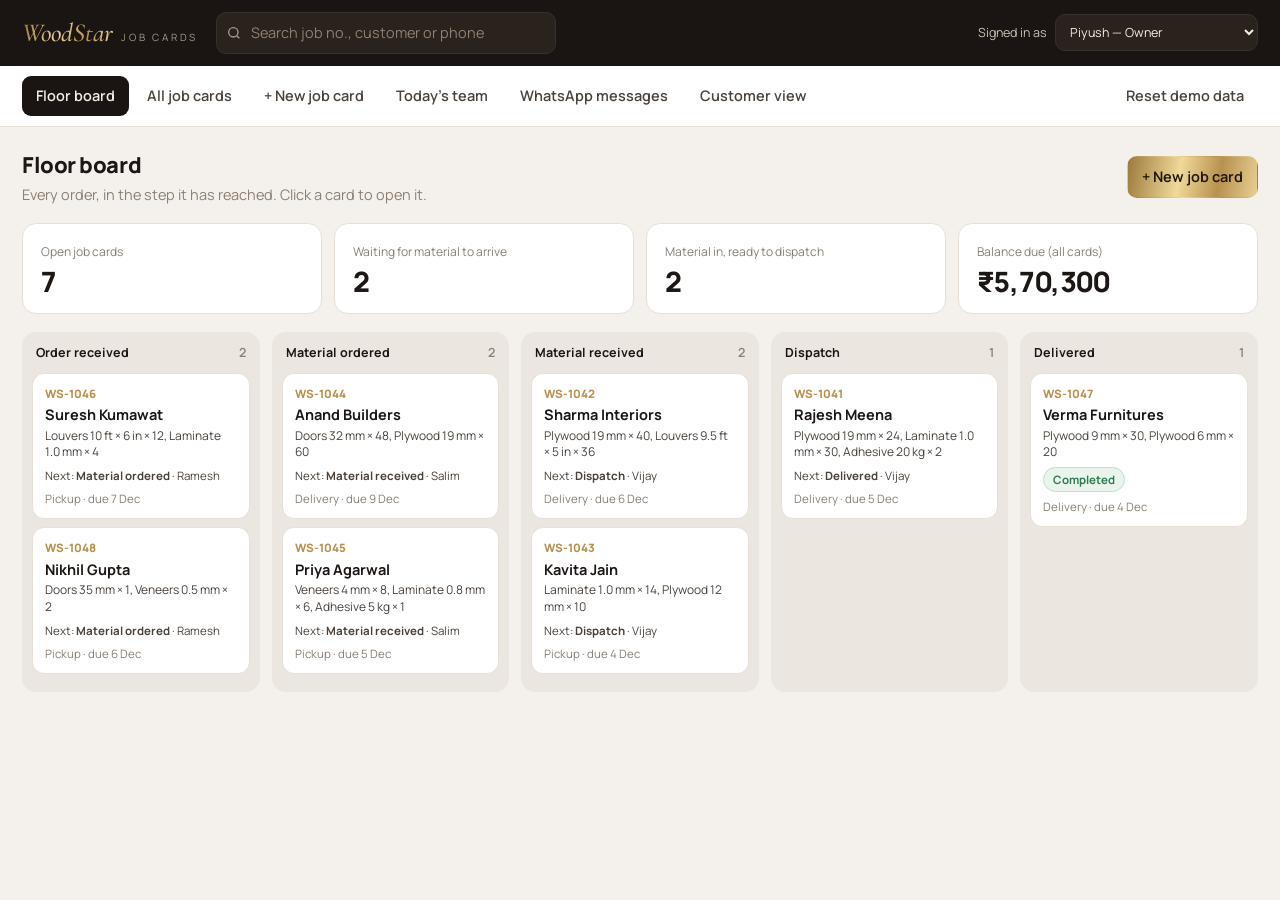
<file: demo/index.html>
<!doctype html>
<html lang="en">
<head>
<meta charset="utf-8">
<meta name="viewport" content="width=device-width, initial-scale=1">
<title>WoodStar Job Cards</title>
<meta name="robots" content="noindex">
<meta name="theme-color" content="#1a1512">
<link rel="icon" href="favicon.svg" type="image/svg+xml">
<link rel="preconnect" href="https://fonts.googleapis.com">
<link rel="preconnect" href="https://fonts.gstatic.com" crossorigin>
<link href="https://fonts.googleapis.com/css2?family=Cormorant+Garamond:ital,wght@1,500&family=Manrope:wght@400..800&display=swap" rel="stylesheet">
<style>
/* ------------------------------------------------------------------
   WoodStar Ply Lam — job card dashboard (clickable demo).
   Every order is a job card that moves through five steps; each day
   the owner gives every worker a duty, each worker ticks the steps of
   their duty, and the customer follows the card from a link.
   Data lives in this browser (localStorage) until the hosted version
   replaces it; WhatsApp sends are previewed here and go out as
   approved templates once hosted (same system as the clinic side).
------------------------------------------------------------------- */
:root{
  --ink:#1c1714; --ink-2:#4a423b; --ink-3:#8a7f74;
  --bg:#f4f1ec; --surface:#fff; --surface-2:#faf8f5; --line:#e6e0d8; --line-2:#d6cec3;
  --brand:#1a1512; --gold:#b8914e; --gold-2:#e7cf97;
  --gold-grad:linear-gradient(100deg,#9c7a3c,#f0d99a 40%,#b8914e 70%,#e7cf97);
  --ok:#2f7d4f; --ok-bg:#e8f4ec; --warn:#b26a00; --warn-bg:#fff4e0; --bad:#b3261e; --bad-bg:#fdecea; --info:#2f5f8a; --info-bg:#e9f1f8;
  --wa:#1f8f4e; --r:14px; --sans:'Manrope', system-ui, sans-serif;
}
*,*::before,*::after{box-sizing:border-box}
html,body{margin:0;background:var(--bg);color:var(--ink);font:14.5px/1.5 var(--sans);-webkit-font-smoothing:antialiased;overflow-x:clip}
button,input,select,textarea{font:inherit;color:inherit}
a{color:inherit}
.logo{display:flex;align-items:baseline;gap:8px;text-decoration:none}
.logo b{font:italic 500 26px/1 'Cormorant Garamond',serif;background:var(--gold-grad);-webkit-background-clip:text;background-clip:text;color:transparent}
.logo small{font-size:10px;letter-spacing:.28em;color:#a8998a}

.top{position:sticky;top:0;z-index:20;background:var(--brand);color:#f3ede4;display:flex;align-items:center;gap:18px;padding:12px 22px;flex-wrap:wrap}
.top .grow{flex:1}
.search{position:relative;min-width:240px;flex:0 1 340px}
.search input{width:100%;background:#2a221d;border:1px solid #3a302a;border-radius:10px;padding:9px 12px 9px 34px;color:#f3ede4}
.search input::placeholder{color:#8f8173}
.search svg{position:absolute;left:10px;top:50%;translate:0 -50%;width:16px;opacity:.6}
.role{display:flex;align-items:center;gap:8px;font-size:12.5px;color:#cbbfb1}
.role select{background:#2a221d;border:1px solid #3a302a;border-radius:10px;padding:8px 10px;color:#f3ede4;max-width:60vw}
.nav{display:flex;gap:4px;padding:10px 22px;background:#fff;border-bottom:1px solid var(--line);overflow-x:auto;position:sticky;top:58px;z-index:19}
.nav button{border:0;background:none;padding:9px 14px;border-radius:9px;font-weight:600;color:var(--ink-2);cursor:pointer;white-space:nowrap}
.nav button.on{background:var(--brand);color:#f3ede4}
.nav button:not(.on):hover{background:var(--surface-2)}
.nav .sp{flex:1}
main{max-width:1360px;margin:0 auto;padding:22px}

.btn{display:inline-flex;align-items:center;gap:8px;border:1px solid var(--line-2);background:#fff;border-radius:10px;padding:9px 14px;font-weight:650;cursor:pointer;text-decoration:none;white-space:nowrap}
.btn:hover{border-color:var(--ink-3)}
.btn--dark{background:var(--brand);color:#f3ede4;border-color:var(--brand)}
.btn--gold{background:var(--gold-grad);color:#231a0e;border-color:transparent}
.btn--wa{background:var(--wa);color:#fff;border-color:var(--wa)}
.btn--ghost{border-color:transparent;background:none}
.btn--sm{padding:6px 10px;font-size:12.5px;border-radius:8px}
.btn[disabled]{opacity:.45;cursor:not-allowed}
.card{background:var(--surface);border:1px solid var(--line);border-radius:var(--r)}
.h1{font-size:22px;font-weight:800;letter-spacing:-.02em;margin:0}
.sub{color:var(--ink-3);margin:2px 0 0}
.row{display:flex;gap:12px;align-items:center;flex-wrap:wrap}
.between{justify-content:space-between}
.pill{display:inline-flex;align-items:center;gap:6px;font-size:11.5px;font-weight:700;padding:3px 9px;border-radius:99px;background:var(--surface-2);border:1px solid var(--line);white-space:nowrap}
.pill.ok{background:var(--ok-bg);color:var(--ok);border-color:#bfe0cb}
.pill.warn{background:var(--warn-bg);color:var(--warn);border-color:#f3d7a6}
.pill.bad{background:var(--bad-bg);color:var(--bad);border-color:#f3c3be}
.pill.info{background:var(--info-bg);color:var(--info);border-color:#c5d9ea}
.muted{color:var(--ink-3)}
.mono{font-variant-numeric:tabular-nums}
.tag{font-size:10.5px;font-weight:800;letter-spacing:.12em;text-transform:uppercase;color:var(--ink-3)}
.note{background:var(--info-bg);border:1px solid #c5d9ea;color:#274d70;border-radius:12px;padding:10px 14px;font-size:13px}

.kpis{display:grid;grid-template-columns:repeat(4,1fr);gap:12px;margin:18px 0}
.kpi{padding:16px 18px}
.kpi b{display:block;font-size:28px;font-weight:800;letter-spacing:-.02em;line-height:1.1;margin-top:4px}
.kpi small{color:var(--ink-3)}

.board{display:grid;grid-template-columns:repeat(5,minmax(220px,1fr));gap:12px;overflow-x:auto;padding-bottom:6px}
.col{background:#ebe6df;border-radius:var(--r);padding:10px;min-height:300px}
.col h3{margin:2px 4px 10px;font-size:12.5px;display:flex;justify-content:space-between;align-items:center}
.col h3 span{font-weight:600;color:var(--ink-3)}
.jc{background:#fff;border:1px solid var(--line);border-radius:12px;padding:11px 12px;margin-bottom:8px;cursor:pointer;transition:transform .15s,box-shadow .15s}
.jc:hover{transform:translateY(-2px);box-shadow:0 8px 20px -12px rgba(0,0,0,.35)}
.jc.mine{border-color:var(--gold);box-shadow:0 0 0 3px rgba(184,145,78,.14)}
.jc .no{font-size:11.5px;font-weight:800;color:var(--gold)}
.jc .nm{font-weight:700;margin:2px 0}
.jc .it{font-size:12px;color:var(--ink-2);line-height:1.35}
.jc .nx{font-size:11.5px;margin-top:7px;color:var(--ink-2)}
.jc .ft{display:flex;justify-content:space-between;align-items:center;margin-top:6px;font-size:11.5px;color:var(--ink-3)}

table{width:100%;border-collapse:collapse}
th{font-size:11px;letter-spacing:.1em;text-transform:uppercase;color:var(--ink-3);text-align:left;padding:10px 12px;border-bottom:1px solid var(--line);font-weight:800}
td{padding:11px 12px;border-bottom:1px solid var(--line);vertical-align:top}
tr.click{cursor:pointer}
tr.click:hover td{background:var(--surface-2)}
.prog{display:flex;gap:3px}
.prog i{width:18px;height:6px;border-radius:3px;background:var(--line)}
.prog i.on{background:var(--ok)}

.detail{display:grid;grid-template-columns:1.35fr 1fr;gap:16px;margin-top:16px}
.detail>*{min-width:0}
.stages{display:grid;grid-template-columns:repeat(5,1fr);gap:8px}
.pstage{border:1.5px solid var(--line-2);border-radius:12px;padding:11px;background:#fff;display:flex;flex-direction:column;min-height:132px}
.pstage.done{background:var(--ok-bg);border-color:var(--ok)}
.pstage.next{border-color:var(--gold);box-shadow:0 0 0 3px rgba(184,145,78,.15)}
.pstage .nm{font-size:11.5px;font-weight:800;letter-spacing:.04em;text-transform:uppercase}
.pstage .team{font-size:11px;color:var(--ink-3)}
.pstage .who{font-size:11px;color:var(--ink-2);margin:8px 0;line-height:1.35;flex:1}
.pstage .btn{justify-content:center}
.items td:first-child{font-weight:700}
.audit{list-style:none;margin:0;padding:0}
.audit li{padding:9px 0;border-bottom:1px dashed var(--line);font-size:13px;display:flex;justify-content:space-between;gap:10px}
.audit li span:last-child{color:var(--ink-3);white-space:nowrap;font-size:12px}
.sec{padding:16px 18px}
.sec + .sec{border-top:1px solid var(--line)}
.kv{display:grid;grid-template-columns:120px 1fr;gap:6px 12px;font-size:13.5px}
.kv dt{color:var(--ink-3)}
.kv dd{margin:0;font-weight:600}

.form{display:grid;grid-template-columns:1fr 1fr;gap:16px}
label.f{display:flex;flex-direction:column;gap:6px;font-size:12.5px;font-weight:700;color:var(--ink-2)}
label.f input,label.f select,label.f textarea,.line input,.line select,.in{border:1px solid var(--line-2);border-radius:10px;padding:10px 12px;background:#fff;font-weight:500;width:100%}
label.f input:focus,label.f select:focus,label.f textarea:focus,.line input:focus,.in:focus{outline:2px solid var(--gold-2);border-color:var(--gold)}
.err{color:var(--bad);font-size:12px;font-weight:600;min-height:16px}
.catbar{display:flex;gap:8px;flex-wrap:wrap}
.catbtn{border:1.5px dashed var(--line-2);background:#fff;border-radius:10px;padding:9px 14px;font-weight:700;cursor:pointer}
.catbtn:hover{border-color:var(--gold);color:#7a5a22;background:#fffaf0}
.line{display:grid;grid-template-columns:130px repeat(4,1fr) 40px;gap:8px;align-items:end;padding:12px;border:1px solid var(--line);border-radius:12px;background:var(--surface-2);margin-top:10px}
.line .cat{font-weight:800;font-size:13px;padding-bottom:10px}
.line .cat small{display:block;font-weight:600;color:var(--ink-3);font-size:11px}
.line label{display:flex;flex-direction:column;gap:4px;font-size:11px;font-weight:700;color:var(--ink-3)}
.line .x{border:0;background:none;font-size:20px;color:var(--ink-3);cursor:pointer;padding-bottom:8px}
.qty{display:flex;gap:6px;align-items:center}
.qty span{font-size:12px;color:var(--ink-3)}

/* today's team */
.team{display:grid;grid-template-columns:repeat(auto-fill,minmax(330px,1fr));gap:14px;margin-top:16px}
.wk{display:flex;flex-direction:column}
.wk__head{display:flex;justify-content:space-between;gap:10px;align-items:flex-start}
.wk__name{font-size:17px;font-weight:800}
.duties{display:flex;flex-wrap:wrap;gap:6px;margin-top:10px}
.duty{border:1.5px solid var(--line-2);background:#fff;border-radius:99px;padding:5px 11px;font-size:12px;font-weight:700;cursor:pointer}
.duty.on{background:var(--brand);color:#f3ede4;border-color:var(--brand)}
.duty[disabled]{cursor:default;opacity:.85}
.worklist{list-style:none;margin:10px 0 0;padding:0;font-size:13px}
.worklist li{padding:7px 0;border-bottom:1px dashed var(--line);display:flex;justify-content:space-between;gap:8px}
.bubble{background:#e7f6dc;border-radius:4px 14px 14px 14px;padding:10px 12px;font-size:13px;line-height:1.45;white-space:pre-wrap;margin-top:10px;position:relative;color:#16240f}
.bubble small{display:block;text-align:right;color:#5c7350;font-size:10.5px;margin-top:4px}

/* templates */
.tpl{display:grid;grid-template-columns:1.2fr 1fr;gap:16px}
.blanks{display:flex;flex-wrap:wrap;gap:6px}
.blank{font:600 12px/1 ui-monospace,Menlo,monospace;background:var(--surface-2);border:1px solid var(--line-2);border-radius:7px;padding:5px 8px;cursor:pointer}
.tabs{display:inline-flex;border:1px solid var(--line-2);border-radius:10px;overflow:hidden}
.tabs button{border:0;background:#fff;padding:7px 14px;font-weight:700;cursor:pointer}
.tabs button.on{background:var(--brand);color:#f3ede4}

.phone{max-width:420px;margin:10px auto;background:#fff;border:1px solid var(--line);border-radius:28px;overflow:hidden;box-shadow:0 30px 60px -30px rgba(0,0,0,.35)}
.phone__head{background:var(--brand);color:#f3ede4;padding:20px 22px}
.phone__body{padding:20px 22px}
.tl{list-style:none;margin:16px 0 0;padding:0}
.tl li{position:relative;padding:0 0 18px 30px}
.tl li::before{content:"";position:absolute;left:8px;top:18px;bottom:0;width:2px;background:var(--line)}
.tl li:last-child::before{display:none}
.tl li i{position:absolute;left:0;top:3px;width:18px;height:18px;border-radius:50%;border:2px solid var(--line-2);background:#fff}
.tl li.done i{background:var(--ok);border-color:var(--ok)}
.tl li.done i::after{content:"";position:absolute;left:5px;top:1px;width:4px;height:9px;border:solid #fff;border-width:0 2px 2px 0;transform:rotate(45deg)}
.tl li.now i{border-color:var(--gold);box-shadow:0 0 0 4px rgba(184,145,78,.2)}
.tl li b{display:block;font-size:14px}
.tl li span{font-size:12.5px;color:var(--ink-3)}

#toast{position:fixed;left:50%;bottom:24px;translate:-50% 20px;opacity:0;background:var(--brand);color:#f3ede4;padding:11px 18px;border-radius:12px;font-weight:600;transition:.3s;z-index:50;max-width:90vw}
#toast.show{opacity:1;translate:-50% 0}
#toast.bad{background:var(--bad)}

.print-card{display:none}
@media print{
  body{background:#fff}
  .top,.nav,main > *:not(.print-card),#toast{display:none!important}
  .print-card{display:block;padding:10mm}
}
.pc{border:1.5px solid #000;padding:14px;font-size:12px}
.pc h2{margin:0;font-size:18px}
.pc table td,.pc table th{padding:6px;border:1px solid #999;font-size:12px}

@media (max-width:980px){
  .kpis{grid-template-columns:1fr 1fr}
  .detail,.tpl{grid-template-columns:1fr}
  .stages{grid-template-columns:repeat(2,1fr)}
  .form{grid-template-columns:1fr}
  .line{grid-template-columns:1fr 1fr}
  .line .cat{grid-column:1/-1;padding:0}
  .search{flex:1 1 100%;order:3}
  .top{position:static}
  .nav{top:0}
  main{padding:16px}
  .team{grid-template-columns:1fr}
}
.customer .top,.customer .nav{display:none}
.customer #app{padding-top:22px}
</style>
</head>
<body>

<header class="top">
  <a class="logo" href="#board"><b>WoodStar</b><small>JOB CARDS</small></a>
  <div class="search"><svg viewBox="0 0 24 24" fill="none" stroke="currentColor" stroke-width="2"><circle cx="11" cy="11" r="7"/><path d="M20 20l-3.5-3.5"/></svg><input id="q" placeholder="Search job no., customer or phone"></div>
  <div class="grow"></div>
  <label class="role">Signed in as <select id="role"></select></label>
</header>
<nav class="nav" id="nav"></nav>
<main id="app"></main>
<div class="print-card" id="print"></div>
<div id="toast" role="status" aria-live="polite"></div>

<script>
"use strict";

/* ================================================================
   Set-up — categories, their fields, and the five steps every order
   goes through. Edit these lists to match the shop.
================================================================= */
const CATEGORIES = [
  {key:'laminate', label:'Laminate', fields:['brand','thickness','qty'], unit:'sheets',
   brand:['Greenlam','Century Laminates','Hilaxe','Emporio','Eight Four','Green Touch','Glorio'],
   thickness:['0.8 mm','1.0 mm','1.25 mm']},
  {key:'adhesive', label:'Adhesive', fields:['brand','pack','qty'], unit:'packs',
   brand:['Fevicol SR','Fevicol HeatX','Jivanjor','Other'], pack:['1 kg','5 kg','10 kg','20 kg','50 kg']},
  {key:'ply', label:'Plywood', fields:['brand','thickness','size','qty'], unit:'sheets',
   brand:['Austin Marine','Murphy','Excelent','Greenply','Duroply','Greenpanel'],
   thickness:['4 mm','6 mm','9 mm','12 mm','16 mm','19 mm','25 mm'], size:['8 × 4 ft','7 × 4 ft','8 × 3 ft','7 × 3 ft','6 × 4 ft','6 × 3 ft']},
  {key:'louver', label:'Louvers', fields:['brand','size','qty'], unit:'pcs',
   brand:['Zurich','Other'], size:['9.5 ft × 5 in','9.5 ft × 6 in','10 ft × 5 in','10 ft × 6 in']},
  {key:'veneer', label:'Veneers', fields:['thickness','size','qty'], unit:'sheets',
   thickness:['0.5 mm','3.5 mm','4 mm'], size:['8 × 4 ft','7 × 4 ft','8 × 3 ft']},
  {key:'door', label:'Doors', fields:['thickness','size','qty'], unit:'pcs',
   thickness:['30 mm','32 mm','35 mm'], size:['7 × 3 ft','7 × 2.5 ft','6.5 × 3 ft','6.5 × 2.5 ft']},
];
const FIELD_LABEL = {brand:'Brand', thickness:'Thickness', size:'Size', pack:'Pack size', qty:'Quantity'};

// The steps, as WoodStar runs them. `duty` is what the worker doing it is told.
const STAGES = [
  {key:'received',  label:'Order received',    said:'We have received your order',            duty:'Take orders at the counter',        dutyHi:'काउंटर पर ऑर्डर लेना'},
  {key:'ordered',   label:'Material ordered',  said:'Your material has been ordered',         duty:'Order material from suppliers',     dutyHi:'सप्लायर से माल ऑर्डर करना'},
  {key:'arrived',   label:'Material received', said:'Your material has reached our godown',   duty:'Receive and check incoming material', dutyHi:'आया हुआ माल लेना और जाँचना'},
  {key:'dispatch',  label:'Dispatch',          said:'Your order has left our godown',         duty:'Load and dispatch orders',          dutyHi:'ऑर्डर लोड करके भेजना'},
  {key:'delivered', label:'Delivered',         said:'Your order has been delivered',          duty:'Deliver and get it signed',         dutyHi:'डिलीवरी देना और साइन लेना'},
];
const SHOP = {name:'WoodStar Ply Lam', owner:'Piyush', phone:'+91 99833 86101', address:'90-A, New Grain Mandi, Furniture Industrial Area, Main Road, Kota'};

/* WhatsApp wording, built like the clinic-side templates: named blanks,
   a live preview, checked before it can go for approval. A worker or a
   customer who hasn't written in the last 24 hours can only be sent a
   message WhatsApp approved in advance — so these are templates. */
const TEMPLATE_DEFAULTS = {
  work: {
    title:"Worker's daily work", to:'Each worker, every morning',
    blanks:['name','date','duty','jobs','shop'], required:['duty','jobs'],
    en:'Namaste {name}, your work at {shop} for {date}: {duty}. Job cards waiting for you: {jobs}. Tick each one on the dashboard when it is done.',
    hi:'नमस्ते {name}, {date} को {shop} में आपका काम: {duty}। आपके जॉब कार्ड: {jobs}। काम पूरा होने पर डैशबोर्ड पर टिक करें।',
  },
  update: {
    title:'Order update to the customer', to:'The customer, at every step',
    blanks:['name','job','status','link','shop'], required:['job','status'],
    en:'Namaste {name}, your order {job} at {shop} is now: {status}. Track it any time: {link} Thank you.',
    hi:'नमस्ते {name}, {shop} में आपका ऑर्डर {job} अब इस स्थिति में है: {status}। यहाँ देखें: {link} धन्यवाद।',
  },
};

/* ================================================================
   Data — kept in this browser until the hosted version exists
================================================================= */
const KEY = 'woodstar.jobcards.v2';
const now = () => new Date().toISOString();
const ago = h => new Date(Date.now() - h * 3600e3).toISOString();
const todayKey = () => { const d = new Date(); return `${d.getFullYear()}-${String(d.getMonth() + 1).padStart(2, '0')}-${String(d.getDate()).padStart(2, '0')}`; };
function seed(){
  const workers = [
    {id:'w1', name:'Aman',   phone:'9829011111', lang:'en'},
    {id:'w2', name:'Ramesh', phone:'9829022222', lang:'hi'},
    {id:'w3', name:'Salim',  phone:'9829033333', lang:'hi'},
    {id:'w4', name:'Vijay',  phone:'9829044444', lang:'hi'},
  ];
  const byStage = {received:'Aman', ordered:'Ramesh', arrived:'Salim', dispatch:'Vijay', delivered:'Vijay'};
  const mk = (no, name, phone, site, contractor, mode, dueIn, items, amount, advance, hoursAgo) => {
    const stages = {}, log = [];
    STAGES.forEach((s, i) => {
      if (i < hoursAgo.length) { const at = ago(hoursAgo[i]), by = byStage[s.key]; stages[s.key] = {by, at}; log.push({at, txt:`${by} marked ${s.label}`}); }
      else stages[s.key] = null;
    });
    return {no, customer:{name, phone}, site, contractor, mode, due:new Date(Date.now() + dueIn * 864e5).toISOString().slice(0, 10),
            items, amount, advance, stages, log, createdAt:stages.received.at};
  };
  const it = (cat, o) => Object.assign({cat}, o);
  const jobs = [
    mk('WS-1041','Rajesh Meena','9829012345','Kunhadi — new house','Mohan (carpenter)','Delivery',1,
      [it('ply',{brand:'Austin Marine',thickness:'19 mm',size:'8 × 4 ft',qty:24}), it('laminate',{brand:'Greenlam',thickness:'1.0 mm',qty:30}), it('adhesive',{brand:'Fevicol SR',pack:'20 kg',qty:2})],
      118400, 50000, [52, 49, 30, 6]),
    mk('WS-1042','Sharma Interiors','9414523456','Talwandi — office fit-out','','Delivery',2,
      [it('ply',{brand:'Murphy',thickness:'19 mm',size:'8 × 4 ft',qty:40}), it('louver',{brand:'Zurich',size:'9.5 ft × 5 in',qty:36})],
      212000, 100000, [30, 22, 5]),
    mk('WS-1043','Kavita Jain','9660034567','Vigyan Nagar — kitchen','Anil (carpenter)','Pickup',0,
      [it('laminate',{brand:'Century Laminates',thickness:'1.0 mm',qty:14}), it('ply',{brand:'Excelent',thickness:'12 mm',size:'8 × 4 ft',qty:10})],
      46200, 46200, [20, 16, 9]),
    mk('WS-1044','Anand Builders','9829567812','Borkhera — 12 flats','','Delivery',5,
      [it('door',{thickness:'32 mm',size:'7 × 3 ft',qty:48}), it('ply',{brand:'Excelent',thickness:'19 mm',size:'8 × 4 ft',qty:60})],
      486000, 150000, [8, 6]),
    mk('WS-1045','Priya Agarwal','9887123450','Mahaveer Nagar — wardrobe','Mohan (carpenter)','Pickup',1,
      [it('veneer',{thickness:'4 mm',size:'8 × 4 ft',qty:8}), it('laminate',{brand:'Hilaxe',thickness:'0.8 mm',qty:6}), it('adhesive',{brand:'Fevicol HeatX',pack:'5 kg',qty:1})],
      38900, 20000, [5, 2]),
    mk('WS-1046','Suresh Kumawat','9950011223','Rangbari — TV unit','','Pickup',3,
      [it('louver',{brand:'Zurich',size:'10 ft × 6 in',qty:12}), it('laminate',{brand:'Emporio',thickness:'1.0 mm',qty:4})],
      21600, 5000, [3]),
    mk('WS-1047','Verma Furnitures','9413345566','Workshop order','','Delivery',0,
      [it('ply',{brand:'Austin Marine',thickness:'9 mm',size:'8 × 4 ft',qty:30}), it('ply',{brand:'Murphy',thickness:'6 mm',size:'8 × 4 ft',qty:20})],
      96500, 96500, [70, 66, 50, 30, 20]),
    mk('WS-1048','Nikhil Gupta','9785566778','Dadabari — main door','','Pickup',2,
      [it('door',{thickness:'35 mm',size:'7 × 3 ft',qty:1}), it('veneer',{thickness:'0.5 mm',size:'8 × 4 ft',qty:2})],
      18400, 0, [1]),
  ];
  // today's duties: three or four people, each with their own work
  const roster = {[todayKey()]: {w1:['received'], w2:['ordered'], w3:['arrived'], w4:['dispatch','delivered']}};
  return {jobs, workers, roster, sent:{}, templates:{work:{en:TEMPLATE_DEFAULTS.work.en, hi:TEMPLATE_DEFAULTS.work.hi}, update:{en:TEMPLATE_DEFAULTS.update.en, hi:TEMPLATE_DEFAULTS.update.hi}}};
}
let DB;
try { DB = JSON.parse(localStorage.getItem(KEY)) || seed(); } catch (e) { DB = seed(); }
if (!DB.roster[todayKey()]) {     // a new day starts with yesterday's duties, ready to change
  const days = Object.keys(DB.roster).sort(); DB.roster[todayKey()] = JSON.parse(JSON.stringify(DB.roster[days[days.length - 1]] || {}));
}
const save = () => { try { localStorage.setItem(KEY, JSON.stringify(DB)); } catch (e) {} };
save();

/* ================================================================
   Helpers
================================================================= */
const $ = (s, r = document) => r.querySelector(s);
const esc = s => String(s ?? '').replace(/[&<>"']/g, c => ({'&':'&amp;','<':'&lt;','>':'&gt;','"':'&quot;',"'":'&#39;'}[c]));
const cat = k => CATEGORIES.find(c => c.key === k);
const stage = k => STAGES.find(s => s.key === k);
const doneCount = j => STAGES.filter(s => j.stages[s.key]).length;
const nextStage = j => STAGES.find(s => !j.stages[s.key]);                       // the step it is waiting for
const statusOf = j => STAGES[Math.max(0, doneCount(j) - 1)];                     // the step it has reached
const rupees = n => '₹' + Number(n || 0).toLocaleString('en-IN');
const phoneFmt = p => p ? `+91 ${p.slice(0, 5)} ${p.slice(5)}` : '';
const dayLabel = iso => new Date(iso).toLocaleDateString('en-IN', {weekday:'long', day:'numeric', month:'long'});
function when(iso){
  const d = new Date(iso), diff = (Date.now() - d) / 36e5;
  const t = d.toLocaleTimeString('en-IN', {hour:'numeric', minute:'2-digit'});
  if (diff < 24 && d.getDate() === new Date().getDate()) return `Today, ${t}`;
  if (diff < 48) return `Yesterday, ${t}`;
  return d.toLocaleDateString('en-IN', {day:'numeric', month:'short'}) + ', ' + t;
}
const itemLine = i => { const c = cat(i.cat); return `${c.label}: ` + c.fields.filter(f => f !== 'qty').map(f => i[f]).filter(Boolean).join(' · ') + ` × ${i.qty} ${c.unit}`; };
const itemsShort = j => j.items.map(i => `${cat(i.cat).label} ${i.thickness || i.size || i.pack || ''} × ${i.qty}`).join(', ');
function toast(msg, bad){ const t = $('#toast'); t.textContent = msg; t.className = 'show' + (bad ? ' bad' : ''); clearTimeout(t._h); t._h = setTimeout(() => t.className = '', 3600); }
/* The tracking link carries the order's status inside it, so it opens on the customer's own phone
   with nothing stored on a server. It shows the status as it was when the link was sent. */
const pack = o => btoa(unescape(encodeURIComponent(JSON.stringify(o)))).replace(/\+/g, '-').replace(/\//g, '_').replace(/=+$/, '');
const unpack = t => JSON.parse(decodeURIComponent(escape(atob(t.replace(/-/g, '+').replace(/_/g, '/')))));
const snapshot = j => ({n:j.no, c:j.customer.name, d:j.due, t:Date.now(), s:STAGES.map(st => j.stages[st.key] ? +new Date(j.stages[st.key].at) : 0), i:j.items});
const fromSnapshot = o => ({no:o.n, customer:{name:o.c}, due:o.d, asOf:o.t, items:o.i,
  stages:Object.fromEntries(STAGES.map((st, k) => [st.key, o.s[k] ? {at:new Date(o.s[k]).toISOString()} : null]).filter(([, v]) => v))});
const trackUrl = j => `${location.href.split('#')[0]}#t/${pack(snapshot(j))}`;
const fill = (text, values) => text.replace(/\{(\w+)\}/g, (m, k) => values[k] ?? m);

/* who is signed in, and what they may tick today */
const state = {view:'board', job:null, snap:null, badLink:false, who:'owner', q:'', draft:null, tplLang:{work:'en', update:'en'}};
const isOwner = () => state.who === 'owner';
const me = () => isOwner() ? {name:SHOP.owner} : DB.workers.find(w => w.id === state.who);
const duties = id => (DB.roster[todayKey()] || {})[id] || [];
const myDuties = () => isOwner() ? STAGES.map(s => s.key) : duties(state.who);
const onDuty = key => DB.workers.filter(w => duties(w.id).includes(key));
const waitingFor = keys => DB.jobs.filter(j => { const n = nextStage(j); return n && keys.includes(n.key); });

function customerMessage(j){
  return fill(DB.templates.update.en, {name:j.customer.name, job:j.no, status:statusOf(j).label, link:trackUrl(j), shop:SHOP.name});
}
const waCustomer = j => `https://wa.me/91${j.customer.phone}?text=${encodeURIComponent(customerMessage(j))}`;
function workMessage(w){
  const d = duties(w.id), hi = w.lang === 'hi';
  // one line each: a template blank cannot hold line breaks
  const duty = d.map(k => hi ? stage(k).dutyHi : stage(k).duty).join(hi ? ' और ' : ' and ') || (hi ? 'आज कोई काम नहीं दिया गया' : 'no duty set for today');
  const jobs = waitingFor(d.filter(k => k !== 'received')).map(j => `${j.no} ${j.customer.name}`).join('; ') || (hi ? 'अभी कोई नहीं' : 'none yet');
  return fill(DB.templates.work[w.lang] || DB.templates.work.en, {name:w.name, date:new Date().toLocaleDateString(hi ? 'hi-IN' : 'en-IN', {day:'numeric', month:'long'}), duty, jobs, shop:SHOP.name});
}

/* ================================================================
   Rules
   - a worker ticks only the steps of the duty they were given today
   - steps go in order
   - only the owner un-ticks, changes duties, and sees money
================================================================= */
function can(j, key){
  const idx = STAGES.findIndex(s => s.key === key), st = STAGES[idx], done = !!j.stages[key];
  if (!myDuties().includes(key)) { const who = onDuty(key).map(w => w.name).join(' or '); return {ok:false, msg:`"${st.label}" is ${who ? who + "'s" : "nobody's"} duty today, not yours.`}; }
  if (done && !isOwner()) return {ok:false, msg:'Only the owner can undo a completed step.'};
  if (!done && idx > 0 && !j.stages[STAGES[idx - 1].key]) return {ok:false, msg:`"${STAGES[idx - 1].label}" has to be done first.`};
  if (done && STAGES.slice(idx + 1).some(s => j.stages[s.key])) return {ok:false, msg:'Undo the later steps first.'};
  return {ok:true};
}
function toggle(j, key){
  const v = can(j, key); if (!v.ok) return toast(v.msg, true);
  const st = stage(key), by = me().name;
  if (j.stages[key]) { j.stages[key] = null; j.log.push({at:now(), txt:`${by} undid ${st.label}`}); toast(`${st.label} undone`); }
  else { j.stages[key] = {by, at:now()}; j.log.push({at:now(), txt:`${by} marked ${st.label}`}); toast(`${j.no}: ${st.label} ✓ — the customer's tracking page is updated`); }
  save(); render();
}

/* ================================================================
   Views
================================================================= */
const VIEWS = [
  {k:'board', t:'Floor board'}, {k:'list', t:'All job cards'}, {k:'new', t:'+ New job card'}, {k:'team', t:"Today's team"}, {k:'messages', t:'WhatsApp messages'}, {k:'track', t:'Customer view'},
];
function nav(){
  $('#nav').innerHTML = VIEWS.map(v => `<button data-view="${v.k}" class="${state.view === v.k || (v.k === 'list' && state.view === 'job') ? 'on' : ''}">${v.t}</button>`).join('') +
    `<span class="sp"></span><button data-reset>Reset demo data</button>`;
  const sel = $('#role'), cur = state.who;
  sel.innerHTML = `<option value="owner">${SHOP.owner} — Owner</option>` + DB.workers.map(w => `<option value="${w.id}">${esc(w.name)} — ${duties(w.id).map(k => stage(k).label).join(' + ') || 'no duty today'}</option>`).join('');
  sel.value = DB.workers.some(w => w.id === cur) ? cur : 'owner'; state.who = sel.value;
}
function go(view, job){ state.view = view; state.job = job || null; location.hash = job ? `${view}/${job}` : view; render(); scrollTo(0, 0); }
function filtered(){
  const q = state.q.trim().toLowerCase();
  return q ? DB.jobs.filter(j => [j.no, j.customer.name, j.customer.phone, j.site].join(' ').toLowerCase().includes(q)) : DB.jobs;
}

function viewBoard(){
  const jobs = filtered(), mine = myDuties();
  const open = jobs.filter(j => doneCount(j) < STAGES.length);
  const awaiting = jobs.filter(j => j.stages.ordered && !j.stages.arrived);
  const ready = jobs.filter(j => j.stages.arrived && !j.stages.dispatch);
  const late = open.filter(j => new Date(j.due) < new Date(new Date().toDateString()));
  const due = jobs.reduce((a, j) => a + Math.max(0, (j.amount || 0) - (j.advance || 0)), 0);
  const cols = STAGES.map(s => {
    const here = jobs.filter(j => statusOf(j).key === s.key).sort((a, b) => a.no.localeCompare(b.no));   // a card sits in the step it has reached
    return `<div class="col"><h3>${esc(s.label)} <span>${here.length}</span></h3>
      ${here.map(j => cardHTML(j, mine)).join('') || '<p class="muted" style="font-size:12px;margin:6px 4px">Nothing here.</p>'}</div>`;
  }).join('');
  const mineCount = isOwner() ? 0 : waitingFor(mine).length;
  return `<div class="row between"><div><h1 class="h1">Floor board</h1><p class="sub">${isOwner() ? 'Every order, in the step it has reached. Click a card to open it.'
      : mine.length ? `Your duty today: <b>${mine.map(k => stage(k).label).join(' and ')}</b>. ${mineCount} card${mineCount === 1 ? ' is' : 's are'} waiting for you (outlined in gold).` : 'You have no duty set for today — ask the owner.'}</p></div>
    <button class="btn btn--gold" data-view="new">+ New job card</button></div>
    <div class="kpis">
      <div class="card kpi"><small>Open job cards</small><b>${open.length}</b></div>
      <div class="card kpi"><small>Waiting for material to arrive</small><b>${awaiting.length}</b></div>
      <div class="card kpi"><small>Material in, ready to dispatch</small><b>${ready.length}</b></div>
      ${isOwner() ? `<div class="card kpi"><small>Balance due (all cards)</small><b class="mono">${rupees(due)}</b></div>` : `<div class="card kpi"><small>Past promised date</small><b>${late.length}</b></div>`}
    </div>
    <div class="board">${cols}</div>`;
}
function cardHTML(j, mine){
  const n = nextStage(j), late = n && new Date(j.due) < new Date(new Date().toDateString());
  const forMe = n && !isOwner() && mine.includes(n.key);
  return `<div class="jc ${forMe ? 'mine' : ''}" data-open="${j.no}">
    <div class="no">${j.no}</div><div class="nm">${esc(j.customer.name)}</div>
    <div class="it">${esc(itemsShort(j))}</div>
    <div class="nx">${n ? `Next: <b>${esc(n.label)}</b>${onDuty(n.key).length ? ' · ' + esc(onDuty(n.key).map(w => w.name).join(', ')) : ''}` : '<span class="pill ok">Completed</span>'}</div>
    <div class="ft"><span>${j.mode} · due ${new Date(j.due).toLocaleDateString('en-IN', {day:'numeric', month:'short'})}</span>${late ? '<span class="pill bad">Late</span>' : ''}</div></div>`;
}

function viewList(){
  const jobs = filtered().slice().sort((a, b) => b.no.localeCompare(a.no));
  return `<div class="row between"><div><h1 class="h1">All job cards</h1><p class="sub">${jobs.length} card${jobs.length === 1 ? '' : 's'}${state.q ? ` matching "${esc(state.q)}"` : ''}.</p></div><button class="btn btn--gold" data-view="new">+ New job card</button></div>
  <div class="card" style="margin-top:16px;overflow-x:auto"><table>
    <thead><tr><th>Job no.</th><th>Customer</th><th>Items</th><th>Progress</th><th>Now at</th><th>Due</th>${isOwner() ? '<th>Balance</th>' : ''}</tr></thead>
    <tbody>${jobs.map(j => { const n = doneCount(j), st = statusOf(j);
      return `<tr class="click" data-open="${j.no}"><td><b>${j.no}</b></td><td><b>${esc(j.customer.name)}</b><br><span class="muted">${phoneFmt(j.customer.phone)}</span></td>
      <td style="max-width:320px">${esc(itemsShort(j))}</td>
      <td><div class="prog">${STAGES.map(s => `<i class="${j.stages[s.key] ? 'on' : ''}"></i>`).join('')}</div></td>
      <td><span class="pill ${n === STAGES.length ? 'ok' : n >= 3 ? 'info' : ''}">${esc(st.label)}</span></td>
      <td class="mono">${new Date(j.due).toLocaleDateString('en-IN', {day:'numeric', month:'short'})}</td>
      ${isOwner() ? `<td class="mono">${rupees(Math.max(0, j.amount - j.advance))}</td>` : ''}</tr>`; }).join('') || `<tr><td colspan="7" class="muted">No job cards match.</td></tr>`}</tbody></table></div>`;
}

function viewJob(){
  const j = DB.jobs.find(x => x.no === state.job);
  if (!j) return `<p>Job card not found. <a href="#list" data-view="list">Back to all job cards</a></p>`;
  const next = nextStage(j);
  const tiles = STAGES.map(s => {
    const d = j.stages[s.key], v = can(j, s.key), who = onDuty(s.key).map(w => w.name).join(', ');
    return `<div class="pstage ${d ? 'done' : ''} ${next && next.key === s.key ? 'next' : ''}">
      <div class="nm">${esc(s.label)}</div><div class="team">Today: ${esc(who || 'nobody assigned')}</div>
      <div class="who">${d ? `✓ ${esc(d.by)}<br>${when(d.at)}` : next && next.key === s.key ? 'Waiting for this step' : '—'}</div>
      <button class="btn btn--sm ${d ? '' : 'btn--dark'}" data-tick="${s.key}" ${v.ok ? '' : 'disabled'} title="${esc(v.ok ? '' : v.msg)}">${d ? 'Undo' : 'Mark done'}</button></div>`;
  }).join('');
  const rows = j.items.map(i => { const c = cat(i.cat); return `<tr><td>${c.label}</td><td>${esc(i.brand || '—')}</td><td>${esc(i.thickness || '—')}</td><td>${esc(i.size || i.pack || '—')}</td><td class="mono"><b>${i.qty}</b> ${c.unit}</td></tr>`; }).join('');
  return `<div class="row between"><div><p class="tag" style="margin:0"><a href="#list" data-view="list" style="text-decoration:none">← All job cards</a></p>
      <h1 class="h1">${j.no} · ${esc(j.customer.name)}</h1><p class="sub">Received ${when(j.createdAt)} · ${j.mode} · promised ${new Date(j.due).toLocaleDateString('en-IN', {weekday:'short', day:'numeric', month:'short'})}</p></div>
    <div class="row"><a class="btn btn--wa" href="${waCustomer(j)}" target="_blank" rel="noopener">Send update on WhatsApp</a><button class="btn" data-print="${j.no}">Print job card</button><button class="btn" data-trackjob="${j.no}">See what the customer sees</button></div></div>
  <div class="card sec" style="margin-top:16px"><div class="row between" style="margin-bottom:12px"><b>Process</b><span class="muted" style="font-size:12.5px">Each step is ticked by whoever has that duty today, in order. The customer's tracking page follows every tick.</span></div><div class="stages">${tiles}</div></div>
  <div class="detail">
    <div class="card"><div class="sec"><b>Items</b></div><div style="overflow-x:auto"><table class="items"><thead><tr><th>Category</th><th>Brand</th><th>Thickness</th><th>Size / pack</th><th>Quantity</th></tr></thead><tbody>${rows}</tbody></table></div>
      ${j.notes ? `<div class="sec"><span class="tag">Notes</span><p style="margin:6px 0 0">${esc(j.notes)}</p></div>` : ''}
      <div class="sec"><span class="tag">What the customer is sent</span><div class="bubble">${esc(customerMessage(j))}<small>WhatsApp · order update</small></div></div></div>
    <div class="card">
      <div class="sec"><span class="tag">Customer</span><dl class="kv" style="margin:10px 0 0"><dt>Name</dt><dd>${esc(j.customer.name)}</dd><dt>Phone</dt><dd><a href="tel:+91${j.customer.phone}">${phoneFmt(j.customer.phone)}</a></dd>
        <dt>Site</dt><dd>${esc(j.site || '—')}</dd><dt>Carpenter / ref.</dt><dd>${esc(j.contractor || '—')}</dd></dl></div>
      ${isOwner() ? `<div class="sec"><span class="tag">Payment (owner only)</span><dl class="kv" style="margin:10px 0 0"><dt>Order value</dt><dd class="mono">${rupees(j.amount)}</dd><dt>Advance</dt><dd class="mono">${rupees(j.advance)}</dd><dt>Balance</dt><dd class="mono">${rupees(Math.max(0, j.amount - j.advance))} ${j.amount - j.advance <= 0 ? '<span class="pill ok">Paid</span>' : ''}</dd></dl></div>` : ''}
      <div class="sec"><span class="tag">Audit trail</span><ul class="audit">${j.log.slice().reverse().map(l => `<li><span>${esc(l.txt)}</span><span>${when(l.at)}</span></li>`).join('')}</ul></div>
    </div>
  </div>`;
}

/* ---- new job card */
function blankDraft(){ return {name:'', phone:'', site:'', contractor:'', mode:'Pickup', due:new Date(Date.now() + 864e5).toISOString().slice(0, 10), notes:'', amount:'', advance:'', items:[]}; }
function viewNew(){
  if (!myDuties().includes('received')) return `<h1 class="h1">New job card</h1><p class="sub">Job cards are created by whoever has "Order received" as their duty today${onDuty('received').length ? ` (${esc(onDuty('received').map(w => w.name).join(', '))})` : ''}, or by the owner.</p>`;
  const d = state.draft || (state.draft = blankDraft());
  const lines = d.items.map((it, i) => { const c = cat(it.cat);
    return `<div class="line" data-line="${i}"><div class="cat">${c.label}<small>${c.fields.map(f => FIELD_LABEL[f]).join(', ')}</small></div>
      ${c.fields.map(f => f === 'qty'
        ? `<label>Quantity<span class="qty"><input type="number" min="1" inputmode="numeric" data-f="qty" value="${esc(it.qty || '')}" placeholder="0"><span>${c.unit}</span></span></label>`
        : `<label>${FIELD_LABEL[f]}<input list="dl-${c.key}-${f}" data-f="${f}" value="${esc(it[f] || '')}" placeholder="Choose or type"><datalist id="dl-${c.key}-${f}">${c[f].map(b => `<option value="${esc(b)}">`).join('')}</datalist></label>`
      ).join('')}
      ${'<span></span>'.repeat(Math.max(0, 4 - c.fields.length))}
      <button class="x" data-remove="${i}" title="Remove this item">×</button></div>`; }).join('');
  return `<div class="row between"><div><h1 class="h1">New job card</h1><p class="sub">Fill in the customer, add what they're buying, save — the card goes onto the floor board as "Order received".</p></div></div>
  <div class="card sec" style="margin-top:16px"><div class="form">
    <label class="f">Customer name *<input id="f-name" value="${esc(d.name)}" placeholder="e.g. Rajesh Meena" autocomplete="off"><span class="err" id="e-name"></span></label>
    <label class="f">Phone (WhatsApp) *<input id="f-phone" value="${esc(d.phone)}" inputmode="numeric" maxlength="10" placeholder="10-digit mobile number"><span class="err" id="e-phone"></span></label>
    <label class="f">Site<input id="f-site" value="${esc(d.site)}" placeholder="e.g. Kunhadi"></label>
    <label class="f">Carpenter / reference<input id="f-contractor" value="${esc(d.contractor)}" placeholder="optional"></label>
    <label class="f">Pickup or delivery<select id="f-mode">${['Pickup', 'Delivery'].map(m => `<option ${m === d.mode ? 'selected' : ''}>${m}</option>`).join('')}</select></label>
    <label class="f">Promised date<input type="date" id="f-due" value="${esc(d.due)}"></label>
  </div></div>
  <div class="card sec" style="margin-top:14px">
    <div class="row between"><b>Items</b><span class="muted" style="font-size:12.5px">Tap a category to add a line. Brands and sizes suggest as you type; anything else can be typed in.</span></div>
    <div class="catbar" style="margin-top:12px">${CATEGORIES.map(c => `<button class="catbtn" data-add="${c.key}">+ ${c.label}</button>`).join('')}</div>
    ${lines || '<p class="muted" style="margin:14px 0 0">No items yet.</p>'}<span class="err" id="e-items"></span>
  </div>
  <div class="card sec" style="margin-top:14px"><div class="form">
    <label class="f">Notes for the team<textarea id="f-notes" rows="2" placeholder="e.g. customer wants delivery before 11 am">${esc(d.notes)}</textarea></label>
    ${isOwner() ? `<div class="form" style="grid-template-columns:1fr 1fr"><label class="f">Order value (₹)<input id="f-amount" inputmode="numeric" value="${esc(d.amount)}" placeholder="optional"></label><label class="f">Advance received (₹)<input id="f-advance" inputmode="numeric" value="${esc(d.advance)}" placeholder="optional"></label></div>` : '<p class="muted" style="margin:0">Order value and advance are entered by the owner.</p>'}
  </div></div>
  <div class="row" style="margin-top:16px;justify-content:flex-end"><button class="btn" data-clear>Clear</button><button class="btn btn--gold" data-create>Save job card</button></div>`;
}
function readDraft(){
  const d = state.draft; if (!d) return;
  ['name', 'phone', 'site', 'contractor', 'mode', 'due', 'notes', 'amount', 'advance'].forEach(k => { const el = $('#f-' + k); if (el) d[k] = el.value; });
  document.querySelectorAll('[data-line]').forEach(row => { const it = d.items[+row.dataset.line]; row.querySelectorAll('[data-f]').forEach(inp => it[inp.dataset.f] = inp.value); });
}
function createJob(){
  readDraft(); const d = state.draft; let bad = false;
  const set = (id, msg) => { $(id).textContent = msg; if (msg) bad = true; };
  set('#e-name', d.name.trim() ? '' : 'Enter the customer\'s name.');
  set('#e-phone', /^[6-9]\d{9}$/.test(d.phone.trim()) ? '' : 'Enter a 10-digit mobile number.');
  set('#e-items', !d.items.length ? 'Add at least one item.' : d.items.some(i => !(+i.qty > 0)) ? 'Every item needs a quantity.' : '');
  if (bad) return toast('Check the highlighted fields.', true);
  const no = 'WS-' + (Math.max(1040, ...DB.jobs.map(j => +j.no.split('-')[1])) + 1);
  const at = now(), by = me().name;
  const stages = {}; STAGES.forEach(s => stages[s.key] = null); stages.received = {by, at};
  DB.jobs.push({no, customer:{name:d.name.trim(), phone:d.phone.trim()}, site:d.site.trim(), contractor:d.contractor.trim(), mode:d.mode, due:d.due, notes:d.notes.trim(),
    items:d.items.map(i => { const o = {cat:i.cat}; cat(i.cat).fields.forEach(f => o[f] = f === 'qty' ? +i.qty : (i[f] || '').trim()); return o; }),
    amount:+d.amount || 0, advance:+d.advance || 0, stages, createdAt:at, log:[{at, txt:`${by} created the job card (Order received)`}]});
  save(); state.draft = null;
  toast(`${no} created — send the customer their tracking link`);
  go('job', no);
}

/* ---- today's team: who does what today, and the message each one gets */
function viewTeam(){
  const sent = DB.sent[todayKey()] || {};
  const uncovered = STAGES.filter(s => !onDuty(s.key).length);
  const cards = DB.workers.map(w => {
    const d = duties(w.id), work = waitingFor(d.filter(k => k !== 'received')), s = sent[w.id];
    return `<div class="card sec wk">
      <div class="wk__head"><div><div class="wk__name">${esc(w.name)}</div><div class="muted">${phoneFmt(w.phone)} · ${w.lang === 'hi' ? 'Hindi' : 'English'}</div></div>
        ${s ? `<span class="pill ok">Sent ${when(s.at).replace('Today, ', '')}</span>` : '<span class="pill warn">Not sent yet</span>'}</div>
      <span class="tag" style="margin-top:12px">Duty today</span>
      <div class="duties">${STAGES.map(st => `<button class="duty ${d.includes(st.key) ? 'on' : ''}" data-duty="${w.id}:${st.key}" ${isOwner() ? '' : 'disabled'}>${esc(st.label)}</button>`).join('')}</div>
      <span class="tag" style="margin-top:14px">Job cards waiting for ${esc(w.name)} (${work.length})</span>
      <ul class="worklist">${work.map(j => `<li><span><a href="#job/${j.no}" data-open="${j.no}"><b>${j.no}</b></a> ${esc(j.customer.name)} — ${esc(nextStage(j).label)}</span><span class="muted">${esc(j.mode)}</span></li>`).join('') || '<li class="muted">Nothing waiting right now.</li>'}</ul>
      <span class="tag" style="margin-top:14px">Message ${esc(w.name)} gets</span>
      <div class="bubble">${esc(workMessage(w))}<small>WhatsApp · daily work</small></div>
      ${isOwner() ? `<div class="row" style="margin-top:12px"><a class="btn btn--wa btn--sm" href="https://wa.me/91${w.phone}?text=${encodeURIComponent(workMessage(w))}" target="_blank" rel="noopener" data-sentone="${w.id}">Send to ${esc(w.name)}</a>
        <select class="in" style="width:auto;padding:6px 8px" data-lang="${w.id}"><option value="en" ${w.lang === 'en' ? 'selected' : ''}>English</option><option value="hi" ${w.lang === 'hi' ? 'selected' : ''}>Hindi</option></select>
        <button class="btn btn--ghost btn--sm" data-delworker="${w.id}" title="Remove from the team">Remove</button></div>` : ''}
    </div>`; }).join('');
  return `<div class="row between"><div><h1 class="h1">Today's team</h1><p class="sub">${dayLabel(new Date())} · ${DB.workers.length} worker${DB.workers.length === 1 ? '' : 's'}. ${isOwner() ? 'Tap a duty to give it or take it away; each worker ticks only the steps of their duty.' : 'Your duty for today is set by the owner.'}</p></div>
    ${isOwner() ? `<button class="btn btn--wa" data-sendall>Send today's work to all ${DB.workers.length}</button>` : ''}</div>
  ${uncovered.length ? `<p class="note" style="margin:14px 0 0;background:var(--warn-bg);border-color:#f3d7a6;color:#7a4a00"><b>Nobody is on ${uncovered.map(s => s.label).join(', ')} today.</b> Cards waiting for ${uncovered.length === 1 ? 'that step' : 'those steps'} can only be ticked by the owner.</p>` : ''}
  <p class="note" style="margin:14px 0 0">In this demo, "Send" opens WhatsApp with the message ready. In the hosted version every worker gets it by itself each morning, as an approved WhatsApp template — the same system already running on the clinic side.</p>
  <div class="team">${cards}</div>
  ${isOwner() ? `<div class="card sec" style="margin-top:16px"><b>Add a worker</b><div class="row" style="margin-top:10px;align-items:flex-end">
    <label class="f" style="flex:1 1 180px">Name<input id="w-name" placeholder="e.g. Suresh"></label>
    <label class="f" style="flex:1 1 180px">WhatsApp number<input id="w-phone" inputmode="numeric" maxlength="10" placeholder="10-digit mobile number"></label>
    <label class="f" style="flex:0 0 130px">Language<select id="w-lang"><option value="hi">Hindi</option><option value="en">English</option></select></label>
    <button class="btn btn--dark" data-addworker style="margin-bottom:1px">Add to the team</button></div><span class="err" id="w-err"></span></div>` : ''}`;
}

/* ---- WhatsApp wording */
function checkWording(key, text){
  const T = TEMPLATE_DEFAULTS[key], used = [...text.matchAll(/\{(\w+)\}/g)].map(m => m[1]);
  const unknown = used.filter(b => !T.blanks.includes(b));
  if (unknown.length) return `{${unknown[0]}} is not one of the blanks.`;
  const missing = T.required.filter(b => !used.includes(b));
  if (missing.length) return `It must include {${missing[0]}}.`;
  if (/^\s*\{/.test(text) || /\}\s*$/.test(text)) return 'It cannot begin or end with a blank — WhatsApp refuses that.';
  if (text.trim().length < 30) return 'Too short — at least 30 characters.';
  if (text.trim().length > 700) return 'Too long — at most 700 characters.';
  return '';
}
function viewMessages(){
  const sample = {name:'Ramesh', date:new Date().toLocaleDateString('en-IN', {day:'numeric', month:'long'}), duty:'Order material from suppliers', jobs:'WS-1045 Priya Agarwal; WS-1046 Suresh Kumawat', shop:SHOP.name,
                  job:'WS-1043', status:'Material received', link:'woodstar.in/t/WS-1043'};
  const block = key => { const T = TEMPLATE_DEFAULTS[key], lang = state.tplLang[key], text = DB.templates[key][lang], problem = checkWording(key, text);
    return `<div class="card sec" style="margin-top:16px"><div class="row between"><div><b style="font-size:16px">${T.title}</b><div class="muted">Goes to: ${T.to}</div></div>
      <div class="row"><div class="tabs"><button class="${lang === 'en' ? 'on' : ''}" data-tpllang="${key}:en">English</button><button class="${lang === 'hi' ? 'on' : ''}" data-tpllang="${key}:hi">Hindi</button></div><span class="pill warn">Not submitted yet</span></div></div>
      <div class="tpl" style="margin-top:14px"><div>
        <label class="f">Wording<textarea rows="5" data-tpl="${key}" ${isOwner() ? '' : 'disabled'}>${esc(text)}</textarea></label>
        <span class="err" data-tplerr="${key}">${esc(problem)}</span>
        <div class="tag" style="margin:4px 0 6px">Blanks you can use (tap to add)</div>
        <div class="blanks">${T.blanks.map(b => `<button class="blank" data-blank="${key}:${b}">{${b}}</button>`).join('')}</div>
        ${isOwner() ? `<div class="row" style="margin-top:12px"><button class="btn btn--sm" data-tplreset="${key}">Back to the standard wording</button></div>` : ''}
      </div><div><span class="tag">Preview</span><div class="bubble" data-tplprev="${key}">${esc(fill(text, sample))}<small>WhatsApp</small></div>
        <p class="muted" style="font-size:12.5px;margin:10px 0 0">A changed wording goes to WhatsApp for approval as a new template; the approved one keeps going out until then.</p></div></div></div>`; };
  return `<h1 class="h1">WhatsApp messages</h1><p class="sub">The two messages the dashboard sends. Words in {curly brackets} are filled in for each person.</p>
  <p class="note" style="margin:14px 0 0">Workers and customers usually haven't written to the shop in the last 24 hours, and WhatsApp only allows pre-approved messages to them. So each wording is submitted once for approval, then sent automatically — exactly how reminders already work for the clinics.</p>
  ${block('work')}${block('update')}`;
}

/* ---- customer view (what the tracking link opens) */
function viewTrack(){
  const snap = state.snap, j = snap || (state.job ? DB.jobs.find(x => x.no === state.job) : null);
  if (state.badLink) return `<div class="phone"><div class="phone__head"><div class="logo"><b>WoodStar</b><small>PLY · LAM</small></div><p style="margin:12px 0 0;color:#cbbfb1">Track your order</p></div>
    <div class="phone__body"><p style="margin:0">This link is incomplete. Please ask us to send it again.</p>
    <div class="row" style="margin-top:16px"><a class="btn btn--dark btn--sm" href="tel:+919983386101">Call WoodStar</a><a class="btn btn--wa btn--sm" href="https://wa.me/919983386101" target="_blank" rel="noopener">WhatsApp</a></div></div></div>`;
  if (!j) return `<div class="phone"><div class="phone__head"><div class="logo"><b>WoodStar</b><small>PLY · LAM</small></div><p style="margin:12px 0 0;color:#cbbfb1">Track your order</p></div>
    <div class="phone__body"><label class="f">Job card number<input id="t-no" placeholder="e.g. WS-1043" autocomplete="off"></label>
    <label class="f" style="margin-top:12px">Last 4 digits of your phone<input id="t-ph" inputmode="numeric" maxlength="4" placeholder="e.g. 4567"></label>
    <span class="err" id="t-err"></span><button class="btn btn--dark" style="width:100%;justify-content:center;margin-top:6px" data-find>Track order</button>
    <p class="muted" style="font-size:12.5px;margin-top:14px">Try <b>WS-1043</b> with <b>4567</b>.</p></div></div>`;
  const n = doneCount(j), st = statusOf(j), next = nextStage(j);
  return `${snap ? '' : `<p class="muted" style="text-align:center;margin:0 0 6px">This is what ${esc(j.customer.name.split(' ')[0])} sees from the WhatsApp link — no app, no login.</p>`}
  <div class="phone"><div class="phone__head"><div class="logo"><b>WoodStar</b><small>PLY · LAM</small></div>
    <p style="margin:14px 0 2px;color:#cbbfb1;font-size:12.5px">Job card ${j.no}</p><h2 style="margin:0;font-size:22px">${n === STAGES.length ? 'Delivered ✓' : esc(st.label)}</h2>
    <p style="margin:4px 0 0;color:#cbbfb1;font-size:13px">${n === STAGES.length ? 'Thank you for buying from WoodStar.' : `Next: ${esc(next.label)} · promised by ${new Date(j.due).toLocaleDateString('en-IN', {weekday:'short', day:'numeric', month:'short'})}`}</p></div>
  <div class="phone__body"><p style="margin:0">Namaste <b>${esc(j.customer.name)}</b>,</p>
    <ul class="tl">${STAGES.map(s => { const d = j.stages[s.key];
      return `<li class="${d ? 'done' : next && next.key === s.key ? 'now' : ''}"><i></i><b>${esc(s.label)}</b><span>${d ? `${esc(s.said)} · ${when(d.at)}` : next && next.key === s.key ? 'In progress' : 'Coming up'}</span></li>`; }).join('')}</ul>
    <div style="border-top:1px solid var(--line);padding-top:12px;margin-top:4px"><span class="tag">Your order</span>
      <ul style="margin:8px 0 0;padding-left:18px;font-size:13px">${j.items.map(i => `<li>${esc(itemLine(i))}</li>`).join('')}</ul></div>
    <div class="row" style="margin-top:16px"><a class="btn btn--dark btn--sm" href="tel:+919983386101">Call WoodStar</a><a class="btn btn--wa btn--sm" href="https://wa.me/919983386101?text=${encodeURIComponent('Hi, about job card ' + j.no)}" target="_blank" rel="noopener">WhatsApp</a></div>
    <p class="muted" style="font-size:11.5px;margin:14px 0 0">${esc(SHOP.address)}</p></div></div>
  ${snap ? `<p class="muted" style="text-align:center;font-size:12.5px">Status as on ${when(new Date(snap.asOf).toISOString())}. For the latest, message or call us.</p>`
         : `<p style="text-align:center"><button class="btn btn--ghost" data-view="track">Track another order</button></p>`}`;
}

function printJob(no){
  const j = DB.jobs.find(x => x.no === no);
  $('#print').innerHTML = `<div class="pc"><div style="display:flex;justify-content:space-between"><div><h2>${SHOP.name}</h2><div>${SHOP.address} · ${SHOP.phone}</div></div><div style="text-align:right"><h2>${j.no}</h2><div>${new Date(j.createdAt).toLocaleDateString('en-IN')}</div></div></div>
    <p><b>Customer:</b> ${esc(j.customer.name)} · ${phoneFmt(j.customer.phone)}<br><b>Site:</b> ${esc(j.site || '—')} · <b>${j.mode}</b> · promised ${new Date(j.due).toLocaleDateString('en-IN')}</p>
    <table style="width:100%;border-collapse:collapse"><tr><th>Category</th><th>Brand</th><th>Thickness</th><th>Size / pack</th><th>Qty</th></tr>
    ${j.items.map(i => `<tr><td>${cat(i.cat).label}</td><td>${esc(i.brand || '—')}</td><td>${esc(i.thickness || '—')}</td><td>${esc(i.size || i.pack || '—')}</td><td>${i.qty} ${cat(i.cat).unit}</td></tr>`).join('')}</table>
    ${j.notes ? `<p><b>Notes:</b> ${esc(j.notes)}</p>` : ''}
    <table style="width:100%;border-collapse:collapse;margin-top:10px"><tr>${STAGES.map(s => `<th>${s.label}</th>`).join('')}</tr><tr>${STAGES.map(s => `<td style="height:34px">${j.stages[s.key] ? '✓ ' + esc(j.stages[s.key].by) : ''}</td>`).join('')}</tr></table>
    <p style="margin-top:10px">Track your order from the link we send you on WhatsApp.</p></div>`;
  print();
}

/* ================================================================
   Router + events
================================================================= */
function render(){
  nav();
  const v = state.view;
  $('#app').innerHTML = v === 'board' ? viewBoard() : v === 'list' ? viewList() : v === 'job' ? viewJob() : v === 'new' ? viewNew() : v === 'team' ? viewTeam() : v === 'messages' ? viewMessages() : viewTrack();
}
function fromHash(){
  const [v, j] = location.hash.replace('#', '').split('/');
  state.snap = null; state.badLink = false;
  if (v === 't') { try { state.snap = fromSnapshot(unpack(j || '')); } catch { state.badLink = true; } }
  document.body.classList.toggle('customer', v === 't');
  state.view = v === 't' ? 'track' : ['board', 'list', 'job', 'new', 'team', 'messages', 'track'].includes(v) ? v : 'board';
  state.job = v === 't' ? null : j || null; render();
}
const markSent = ids => { const day = DB.sent[todayKey()] || (DB.sent[todayKey()] = {}); ids.forEach(id => day[id] = {at:now()}); save(); };
$('#role').addEventListener('change', e => { state.who = e.target.value; toast(`Signed in as ${me().name}${isOwner() ? ' (Owner)' : ''}`); render(); });
$('#q').addEventListener('input', e => { state.q = e.target.value; if (!['board', 'list'].includes(state.view)) state.view = 'list'; render(); });
document.addEventListener('input', e => {
  const key = e.target.dataset.tpl; if (!key) return;                       // live preview while the wording is typed
  const lang = state.tplLang[key]; DB.templates[key][lang] = e.target.value; save();
  $(`[data-tplerr="${key}"]`).textContent = checkWording(key, e.target.value);
  const sample = {name:'Ramesh', date:new Date().toLocaleDateString('en-IN', {day:'numeric', month:'long'}), duty:'Order material from suppliers', jobs:'WS-1045 Priya Agarwal; WS-1046 Suresh Kumawat', shop:SHOP.name, job:'WS-1043', status:'Material received', link:'woodstar.in/t/WS-1043'};
  $(`[data-tplprev="${key}"]`).innerHTML = esc(fill(e.target.value, sample)) + '<small>WhatsApp</small>';
});
document.addEventListener('change', e => {
  if (e.target.dataset.lang) { DB.workers.find(w => w.id === e.target.dataset.lang).lang = e.target.value; save(); render(); }
});
document.addEventListener('click', e => {
  const t = e.target.closest('[data-view],[data-open],[data-tick],[data-add],[data-remove],[data-create],[data-clear],[data-print],[data-trackjob],[data-find],[data-reset],[data-duty],[data-sendall],[data-sentone],[data-addworker],[data-delworker],[data-tpllang],[data-blank],[data-tplreset]');
  if (!t) return;
  const d = t.dataset;
  if (d.view) { e.preventDefault(); readDraft(); return go(d.view); }
  if (d.open) { e.preventDefault(); return go('job', d.open); }
  if (d.tick) return toggle(DB.jobs.find(j => j.no === state.job), d.tick);
  if (d.add) { readDraft(); const c = cat(d.add), it = {cat:c.key}; c.fields.forEach(f => it[f] = ''); state.draft.items.push(it); render();
    const rows = document.querySelectorAll('[data-line]'); rows[rows.length - 1].querySelector('input').focus(); return; }
  if (d.remove) { readDraft(); state.draft.items.splice(+d.remove, 1); return render(); }
  if ('create' in d) return createJob();
  if ('clear' in d) { state.draft = null; return render(); }
  if (d.print) return printJob(d.print);
  if (d.trackjob) return go('track', d.trackjob);
  if ('find' in d) {
    const no = $('#t-no').value.trim().toUpperCase().replace(/^(\d)/, 'WS-$1'), ph = $('#t-ph').value.trim();
    const j = DB.jobs.find(x => x.no === no);
    if (!j || !ph || !j.customer.phone.endsWith(ph)) { $('#t-err').textContent = 'No order matches that number and phone.'; return; }
    return go('track', j.no);
  }
  if (d.duty) {
    if (!isOwner()) return;
    const [id, key] = d.duty.split(':'), day = DB.roster[todayKey()], list = day[id] || (day[id] = []);
    const i = list.indexOf(key); i < 0 ? list.push(key) : list.splice(i, 1);
    list.sort((a, b) => STAGES.findIndex(s => s.key === a) - STAGES.findIndex(s => s.key === b));
    if (DB.sent[todayKey()]) delete DB.sent[todayKey()][id];                 // their message has changed: it needs sending again
    save(); return render();
  }
  if ('sendall' in d) { markSent(DB.workers.map(w => w.id)); toast(`Today's work sent to ${DB.workers.length} workers (demo: marked as sent)`); return render(); }
  if (d.sentone) { markSent([d.sentone]); return setTimeout(render, 50); }   // the link itself opens WhatsApp
  if ('addworker' in d) {
    const name = $('#w-name').value.trim(), phone = $('#w-phone').value.trim();
    if (!name) return $('#w-err').textContent = 'Enter the worker\'s name.';
    if (!/^[6-9]\d{9}$/.test(phone)) return $('#w-err').textContent = 'Enter a 10-digit mobile number.';
    const id = 'w' + Date.now(); DB.workers.push({id, name, phone, lang:$('#w-lang').value}); DB.roster[todayKey()][id] = []; save();
    toast(`${name} added — now give them a duty`); return render();
  }
  if (d.delworker) { const w = DB.workers.find(x => x.id === d.delworker);
    if (confirm(`Remove ${w.name} from the team?`)) { DB.workers = DB.workers.filter(x => x.id !== w.id); delete DB.roster[todayKey()][w.id]; save(); render(); } return; }
  if (d.tpllang) { const [key, lang] = d.tpllang.split(':'); state.tplLang[key] = lang; return render(); }
  if (d.blank) { const [key, b] = d.blank.split(':'), ta = $(`[data-tpl="${key}"]`); if (ta.disabled) return;
    const at = ta.selectionStart ?? ta.value.length; ta.value = ta.value.slice(0, at) + `{${b}}` + ta.value.slice(ta.selectionEnd ?? at);
    ta.dispatchEvent(new Event('input', {bubbles:true})); ta.focus(); return; }
  if (d.tplreset) { DB.templates[d.tplreset][state.tplLang[d.tplreset]] = TEMPLATE_DEFAULTS[d.tplreset][state.tplLang[d.tplreset]]; save(); return render(); }
  if ('reset' in d) { if (confirm('Put the demo data back to how it started?')) { DB = seed(); save(); state.draft = null; state.who = 'owner'; toast('Demo data reset'); go('board'); } }
});
document.addEventListener('keydown', e => { if (e.key === 'Enter' && e.target.id === 't-ph') $('[data-find]').click(); });
addEventListener('hashchange', () => { const want = location.hash.replace('#', ''); if (want.startsWith('t/') || document.body.classList.contains('customer') || want !== `${state.view}${state.job ? '/' + state.job : ''}`) fromHash(); });
fromHash();
</script>
</body>
</html>
</file>
